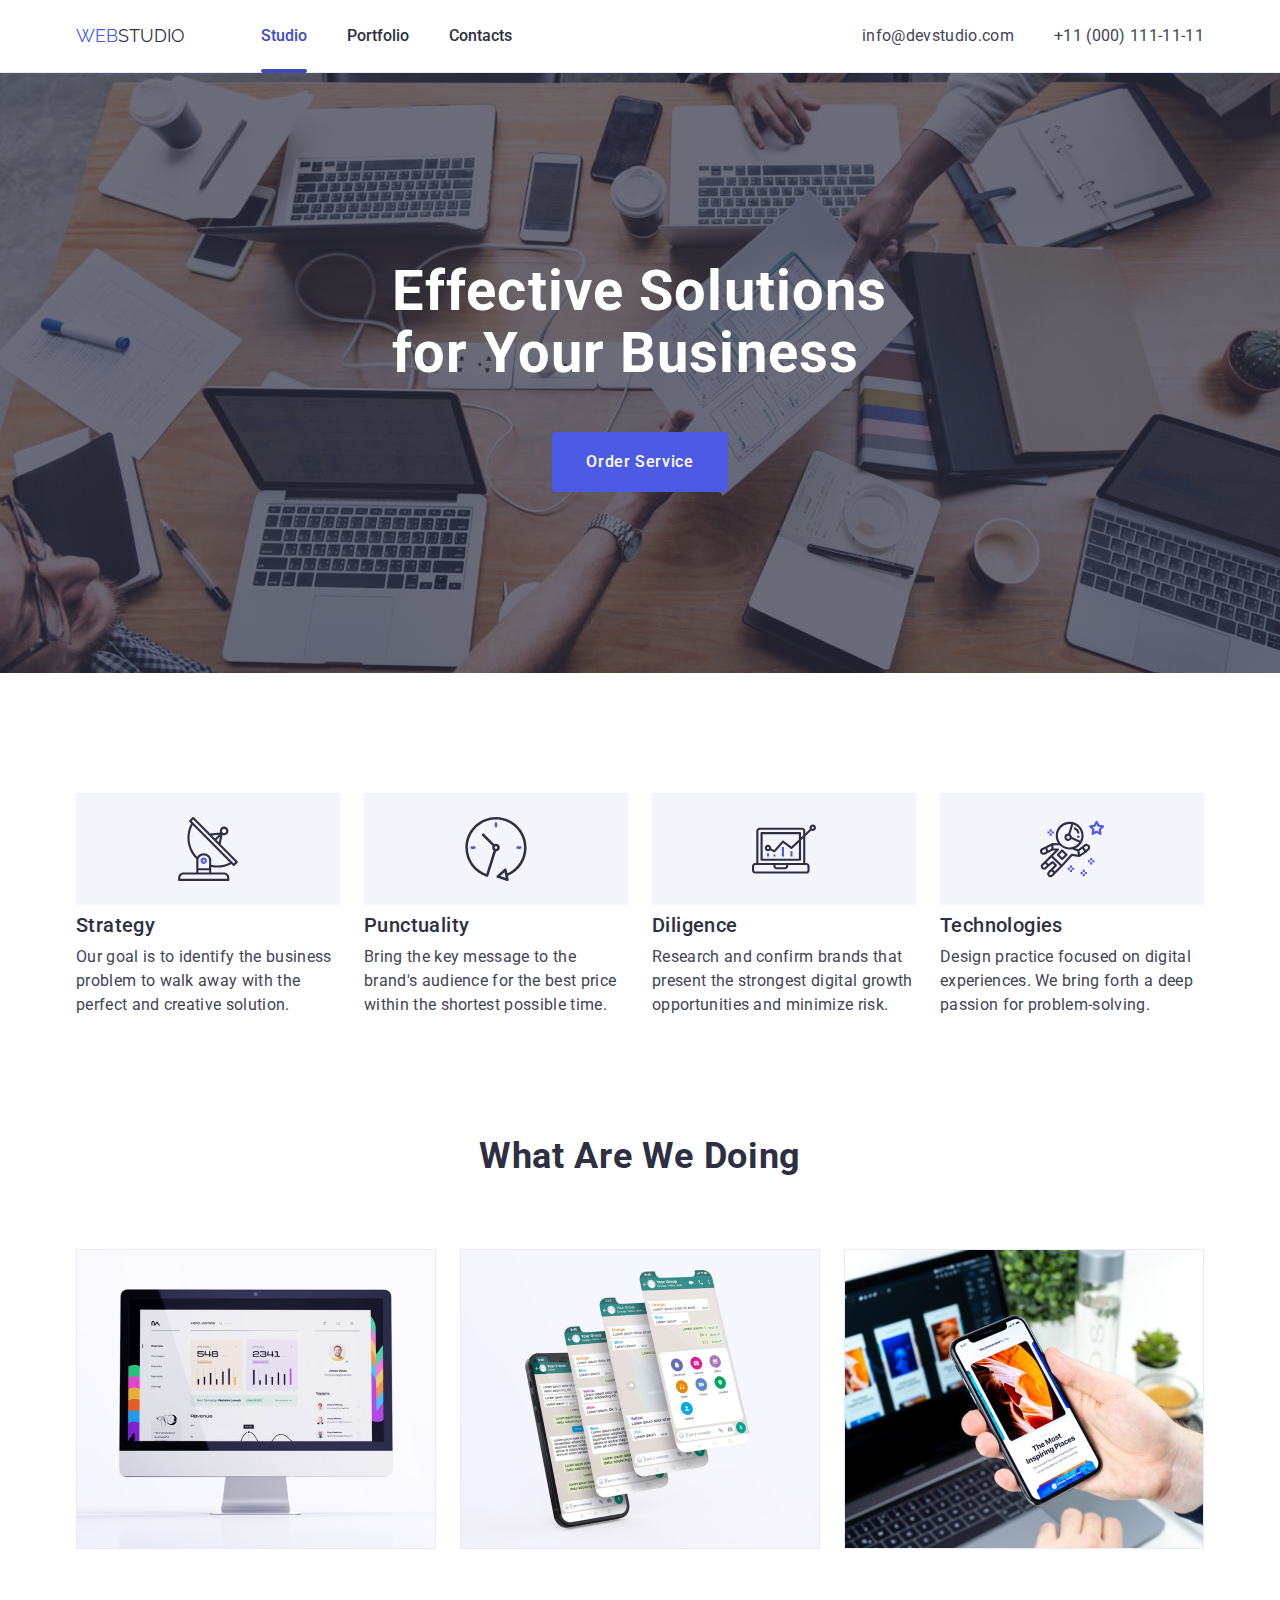
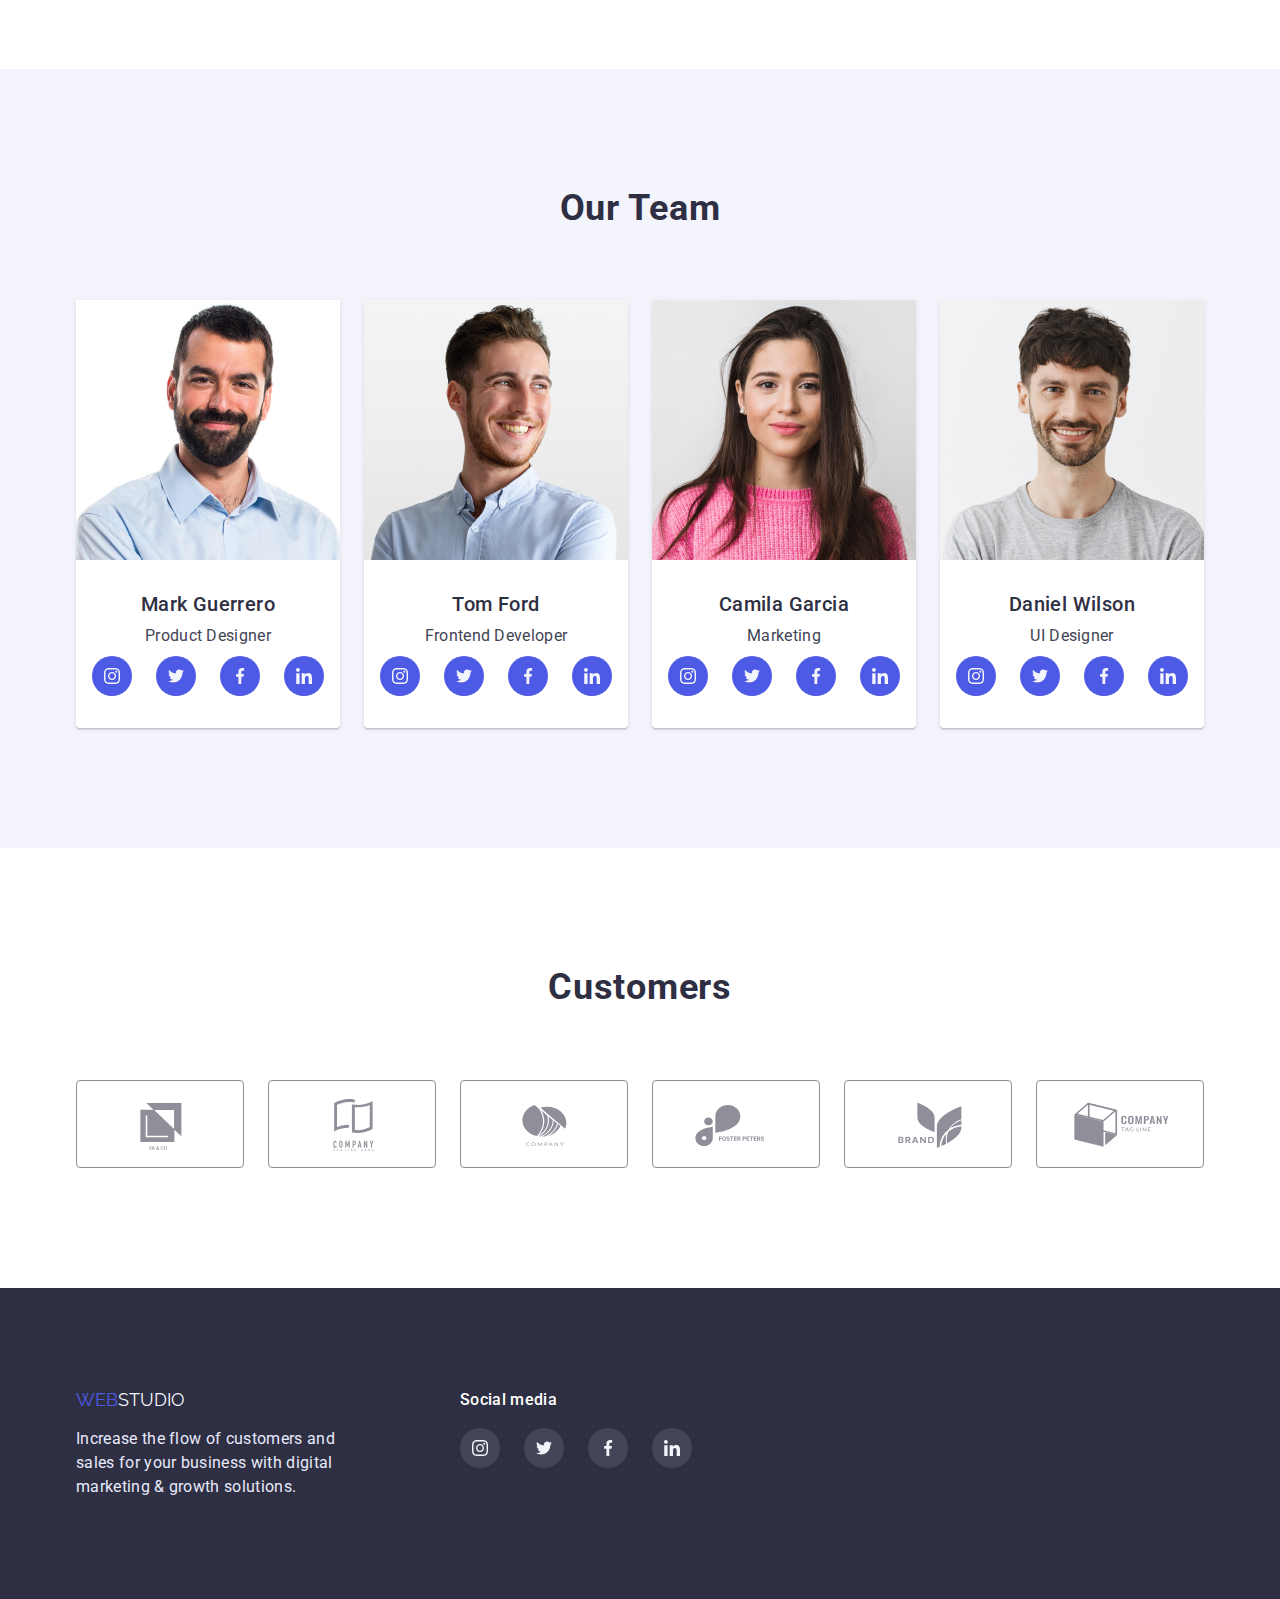
<file: index.html>
<!DOCTYPE html>
<html lang="en">
  <head>
    <meta charset="UTF-8" />
    <meta http-equiv="X-UA-Compatible" content="IE=edge" />
    <meta name="viewport" content="width=device-width, initial-scale=1.0" />
    <title>WebStudio</title>
    <link rel="preconnect" href="https://fonts.googleapis.com" />
    <link rel="preconnect" href="https://fonts.gstatic.com" crossorigin />
    <link
      href="https://fonts.googleapis.com/css2?family=Raleway:wght@800&family=Roboto:wght@400;500;700;900&display=swap"
      rel="stylesheet"
    />
    <link
      rel="stylesheet"
      href="https://cdnjs.cloudflare.com/ajax/libs/modern-normalize/1.1.0/modern-normalize.min.css"
    />
    <link rel="stylesheet" href="./css/styles.css" />
  </head>
  <body>
    <!-- Page heading -->
    <header class="page-header">
      <div class="header-container container">
        <nav class="nav-container">
          <!-- Navigation to other pages -->
          <a href="./index.html" class="logo"
            ><span class="logo-purple link">Web</span
            ><span class="logo-blue link">Studio</span></a
          >
          <ul class="site-nav">
            <li>
              <a href="./index.html" class="nav-link link current">Studio</a>
            </li>
            <li>
              <a href="./portfolio.html" class="nav-link link">Portfolio</a>
            </li>
            <li><a href="#" class="nav-link link">Contacts</a></li>
          </ul>
        </nav>
        <address class="address">
          <ul class="address-list">
            <li class="address-item">
              <a href="mailto:info@devstudio.com" class="contact link"
                >info@devstudio.com</a
              >
            </li>
            <li class="address-item">
              <a href="tel:+110001111111" class="contact link"
                >+11 (000) 111-11-11</a
              >
            </li>
          </ul>
        </address>
      </div>
    </header>
    <main>
      <!-- Hero section -->
      <section class="hero">
        <h1 class="hero-title">Effective Solutions for Your Business</h1>
        <button type="button" class="hero-btn" data-modal-open>
          Order Service
        </button>
      </section>
      <!-- Benefits section -->
      <section class="benefits-section section">
        <div class="container">
          <h2 class="visually-hidden">Why should you choose us</h2>
          <ul class="feature-list">
            <li class="feature-item">
              <div class="feature-icon">
                <svg class="feature" width="64px" height="64px">
                  <use href="./images/symbol-defs.svg#icon-antenna"></use>
                </svg>
              </div>
              <h3 class="title">Strategy</h3>
              <p class="text">
                Our goal is to identify the business problem to walk away with
                the perfect and creative solution.
              </p>
            </li>
            <li class="feature-item">
              <div class="feature-icon">
                <svg class="feature" width="64px" height="64px">
                  <use href="./images/symbol-defs.svg#icon-clock"></use>
                </svg>
              </div>
              <h3 class="title">Punctuality</h3>
              <p class="text">
                Bring the key message to the brand's audience for the best price
                within the shortest possible time.
              </p>
            </li>
            <li class="feature-item">
              <div class="feature-icon">
                <svg class="feature" width="64px" height="64px">
                  <use href="./images/symbol-defs.svg#icon-diagram"></use>
                </svg>
              </div>
              <h3 class="title">Diligence</h3>
              <p class="text">
                Research and confirm brands that present the strongest digital
                growth opportunities and minimize risk.
              </p>
            </li>
            <li class="feature-item">
              <div class="feature-icon">
                <svg class="feature" width="64px" height="64px">
                  <use href="./images/symbol-defs.svg#icon-astronaut"></use>
                </svg>
              </div>
              <h3 class="title">Technologies</h3>
              <p class="text">
                Design practice focused on digital experiences. We bring forth a
                deep passion for problem-solving.
              </p>
            </li>
          </ul>
        </div>
      </section>
      <!-- About section -->
      <section class="about-section section">
        <div class="container">
          <h2 class="section-title">What are we doing</h2>
          <ul class="about-list">
            <li class="about-item">
              <img
                src="./images/about/about_1.jpg"
                width="360"
                height="300"
                alt="Computer screens displaying account with different graphs and statistics"
              />
            </li>
            <li class="about-item">
              <img
                src="./images/about/about_2.jpg"
                width="360"
                height="300"
                alt="Mobile phone with the chat screens"
              />
            </li>
            <li class="about-item">
              <img
                src="./images/about/about_3.jpg"
                width="360"
                height="300"
                alt="Person holding the phone looking at the screen with the article recommendation"
              />
            </li>
          </ul>
        </div>
      </section>

      <!-- Team section -->

      <section class="team-section section">
        <div class="container">
          <h2 class="section-title team-title">Our Team</h2>
          <ul class="team-list list">
            <li class="list-item">
              <img
                src="./images/team/team_1.jpg"
                alt="Mark Guerrero"
                width="264"
                height="260"
              />
              <div class="team-card">
                <h3 class="team-item">Mark Guerrero</h3>
                <p class="item-description">Product Designer</p>
                <ul class="team-social-links list">
                  <li class="social-link">
                    <a href="#" class="team-social-icon">
                      <svg class="social-icon" width="16px" height="16px">
                        <use
                          href="./images/symbol-defs.svg#icon-instagram"
                        ></use>
                      </svg>
                    </a>
                  </li>
                  <li class="social-link">
                    <a href="#" class="team-social-icon">
                      <svg class="social-icon" width="16px" height="16px">
                        <use href="./images/symbol-defs.svg#icon-twitter"></use>
                      </svg>
                    </a>
                  </li>
                  <li class="social-link">
                    <a href="#" class="team-social-icon">
                      <svg class="social-icon" width="16px" height="16px">
                        <use
                          href="./images/symbol-defs.svg#icon-facebook"
                        ></use>
                      </svg>
                    </a>
                  </li>
                  <li class="social-link">
                    <a href="#" class="team-social-icon">
                      <svg class="social-icon" width="16px" height="16px">
                        <use
                          href="./images/symbol-defs.svg#icon-linkedin"
                        ></use>
                      </svg>
                    </a>
                  </li>
                </ul>
              </div>
            </li>
            <li class="list-item">
              <img
                src="./images/team/team_2.jpg"
                alt="Tom Ford"
                width="264"
                height="260"
              />
              <div class="team-card">
                <h3 class="team-item">Tom Ford</h3>
                <p class="item-description">Frontend Developer</p>
                <ul class="team-social-links list">
                  <li class="social-link">
                    <a href="#" class="team-social-icon">
                      <svg class="social-icon" width="16px" height="16px">
                        <use
                          href="./images/symbol-defs.svg#icon-instagram"
                        ></use>
                      </svg>
                    </a>
                  </li>
                  <li class="social-link">
                    <a href="#" class="team-social-icon">
                      <svg class="social-icon" width="16px" height="16px">
                        <use href="./images/symbol-defs.svg#icon-twitter"></use>
                      </svg>
                    </a>
                  </li>
                  <li class="social-link">
                    <a href="#" class="team-social-icon">
                      <svg class="social-icon" width="16px" height="16px">
                        <use
                          href="./images/symbol-defs.svg#icon-facebook"
                        ></use>
                      </svg>
                    </a>
                  </li>
                  <li class="social-link">
                    <a href="#" class="team-social-icon">
                      <svg class="social-icon" width="16px" height="16px">
                        <use
                          href="./images/symbol-defs.svg#icon-linkedin"
                        ></use>
                      </svg>
                    </a>
                  </li>
                </ul>
              </div>
            </li>
            <li class="list-item">
              <img
                src="./images/team/team_3.jpg"
                alt="Camila Garcia"
                width="264"
                height="260"
              />
              <div class="team-card">
                <h3 class="team-item">Camila Garcia</h3>
                <p class="item-description">Marketing</p>
                <ul class="team-social-links list">
                  <li class="social-link">
                    <a href="#" class="team-social-icon">
                      <svg class="social-icon" width="16px" height="16px">
                        <use
                          href="./images/symbol-defs.svg#icon-instagram"
                        ></use>
                      </svg>
                    </a>
                  </li>
                  <li class="social-link">
                    <a href="#" class="team-social-icon">
                      <svg class="social-icon" width="16px" height="16px">
                        <use href="./images/symbol-defs.svg#icon-twitter"></use>
                      </svg>
                    </a>
                  </li>
                  <li class="social-link">
                    <a href="#" class="team-social-icon">
                      <svg class="social-icon" width="16px" height="16px">
                        <use
                          href="./images/symbol-defs.svg#icon-facebook"
                        ></use>
                      </svg>
                    </a>
                  </li>
                  <li class="social-link">
                    <a href="#" class="team-social-icon">
                      <svg class="social-icon" width="16px" height="16px">
                        <use
                          href="./images/symbol-defs.svg#icon-linkedin"
                        ></use>
                      </svg>
                    </a>
                  </li>
                </ul>
              </div>
            </li>
            <li class="list-item">
              <img
                src="./images/team/team_4.jpg"
                alt="Daniel Wilson"
                width="264"
                height="260"
              />
              <div class="team-card">
                <h3 class="team-item">Daniel Wilson</h3>
                <p class="item-description">UI Designer</p>
                <ul class="team-social-links list">
                  <li class="social-link">
                    <a href="#" class="team-social-icon">
                      <svg class="social-icon" width="16px" height="16px">
                        <use
                          href="./images/symbol-defs.svg#icon-instagram"
                        ></use>
                      </svg>
                    </a>
                  </li>
                  <li class="social-link">
                    <a href="#" class="team-social-icon">
                      <svg class="social-icon" width="16px" height="16px">
                        <use href="./images/symbol-defs.svg#icon-twitter"></use>
                      </svg>
                    </a>
                  </li>
                  <li class="social-link">
                    <a href="#" class="team-social-icon">
                      <svg class="social-icon" width="16px" height="16px">
                        <use
                          href="./images/symbol-defs.svg#icon-facebook"
                        ></use>
                      </svg>
                    </a>
                  </li>
                  <li class="social-link">
                    <a href="#" class="team-social-icon">
                      <svg class="social-icon" width="16px" height="16px">
                        <use
                          href="./images/symbol-defs.svg#icon-linkedin"
                        ></use>
                      </svg>
                    </a>
                  </li>
                </ul>
              </div>
            </li>
          </ul>
        </div>
      </section>

      <!-- Customers section -->

      <section class="customers-section section">
        <div class="container">
          <h2 class="section-title">Customers</h2>
          <ul class="customers-list list">
            <li class="customers-item">
              <a href="#" class="customers-list-item">
                <svg class="customers-list-icon" width="104px" height="56px">
                  <use href="./images/symbol-defs.svg#icon-logo-1"></use>
                </svg>
              </a>
            </li>
            <li class="customers-item">
              <a href="#" class="customers-list-item">
                <svg class="customers-list-icon" width="104px" height="56px">
                  <use href="./images/symbol-defs.svg#icon-logo-2"></use>
                </svg>
              </a>
            </li>
            <li class="customers-item">
              <a href="#" class="customers-list-item">
                <svg class="customers-list-icon" width="104px" height="56px">
                  <use href="./images/symbol-defs.svg#icon-logo-3"></use>
                </svg>
              </a>
            </li>
            <li class="customers-item">
              <a href="#" class="customers-list-item">
                <svg class="customers-list-icon" width="104px" height="56px">
                  <use href="./images/symbol-defs.svg#icon-logo-4"></use>
                </svg>
              </a>
            </li>
            <li class="customers-item">
              <a href="#" class="customers-list-item">
                <svg class="customers-list-icon" width="104px" height="56px">
                  <use href="./images/symbol-defs.svg#icon-logo-5"></use>
                </svg>
              </a>
            </li>
            <li class="customers-item">
              <a href="#" class="customers-list-item">
                <svg class="customers-list-icon" width="104px" height="56px">
                  <use href="./images/symbol-defs.svg#icon-logo-6"></use>
                </svg>
              </a>
            </li>
          </ul>
        </div>
      </section>
    </main>

    <!-- Page ending -->

    <footer class="footer">
      <div class="footer-container container">
        <div>
          <a href="./index.html" class="logo"
            ><span class="logo-purple">Web</span
            ><span class="logo-white">Studio</span></a
          >
          <p class="footer-text">
            Increase the flow of customers and sales for your business with
            digital marketing & growth solutions.
          </p>
        </div>
        <div class="footer-social">
          <b class="footer-header">Social media</b>
          <ul class="footer-list list">
            <li class="footer-social-links">
              <a href="#" class="footer-social-item">
                <svg class="footer-social-icon" width="16px" height="16px">
                  <use href="./images/symbol-defs.svg#icon-instagram"></use>
                </svg>
              </a>
            </li>
            <li class="footer-social-links">
              <a href="#" class="footer-social-item">
                <svg class="footer-social-icon" width="16px" height="16px">
                  <use href="./images/symbol-defs.svg#icon-twitter"></use>
                </svg>
              </a>
            </li>
            <li class="footer-social-links">
              <a href="#" class="footer-social-item">
                <svg class="footer-social-icon" width="16px" height="16px">
                  <use href="./images/symbol-defs.svg#icon-facebook"></use>
                </svg>
              </a>
            </li>
            <li class="footer-social-links">
              <a href="#" class="footer-social-item">
                <svg class="footer-social-icon" width="16px" height="16px">
                  <use href="./images/symbol-defs.svg#icon-linkedin"></use>
                </svg>
              </a>
            </li>
          </ul>
        </div>
      </div>
    </footer>
    <div class="backdrop is-hidden" data-modal>
      <div class="modal">
        <button type="button" class="close-btn" data-modal-close>
          <svg width="8" height="8" class="modal-close">
            <use href="./images/symbol-defs.svg#icon-close"></use>
          </svg>
        </button>
      </div>
    </div>
    <script src="./js/modal.js"></script>
  </body>
</html>
</file>
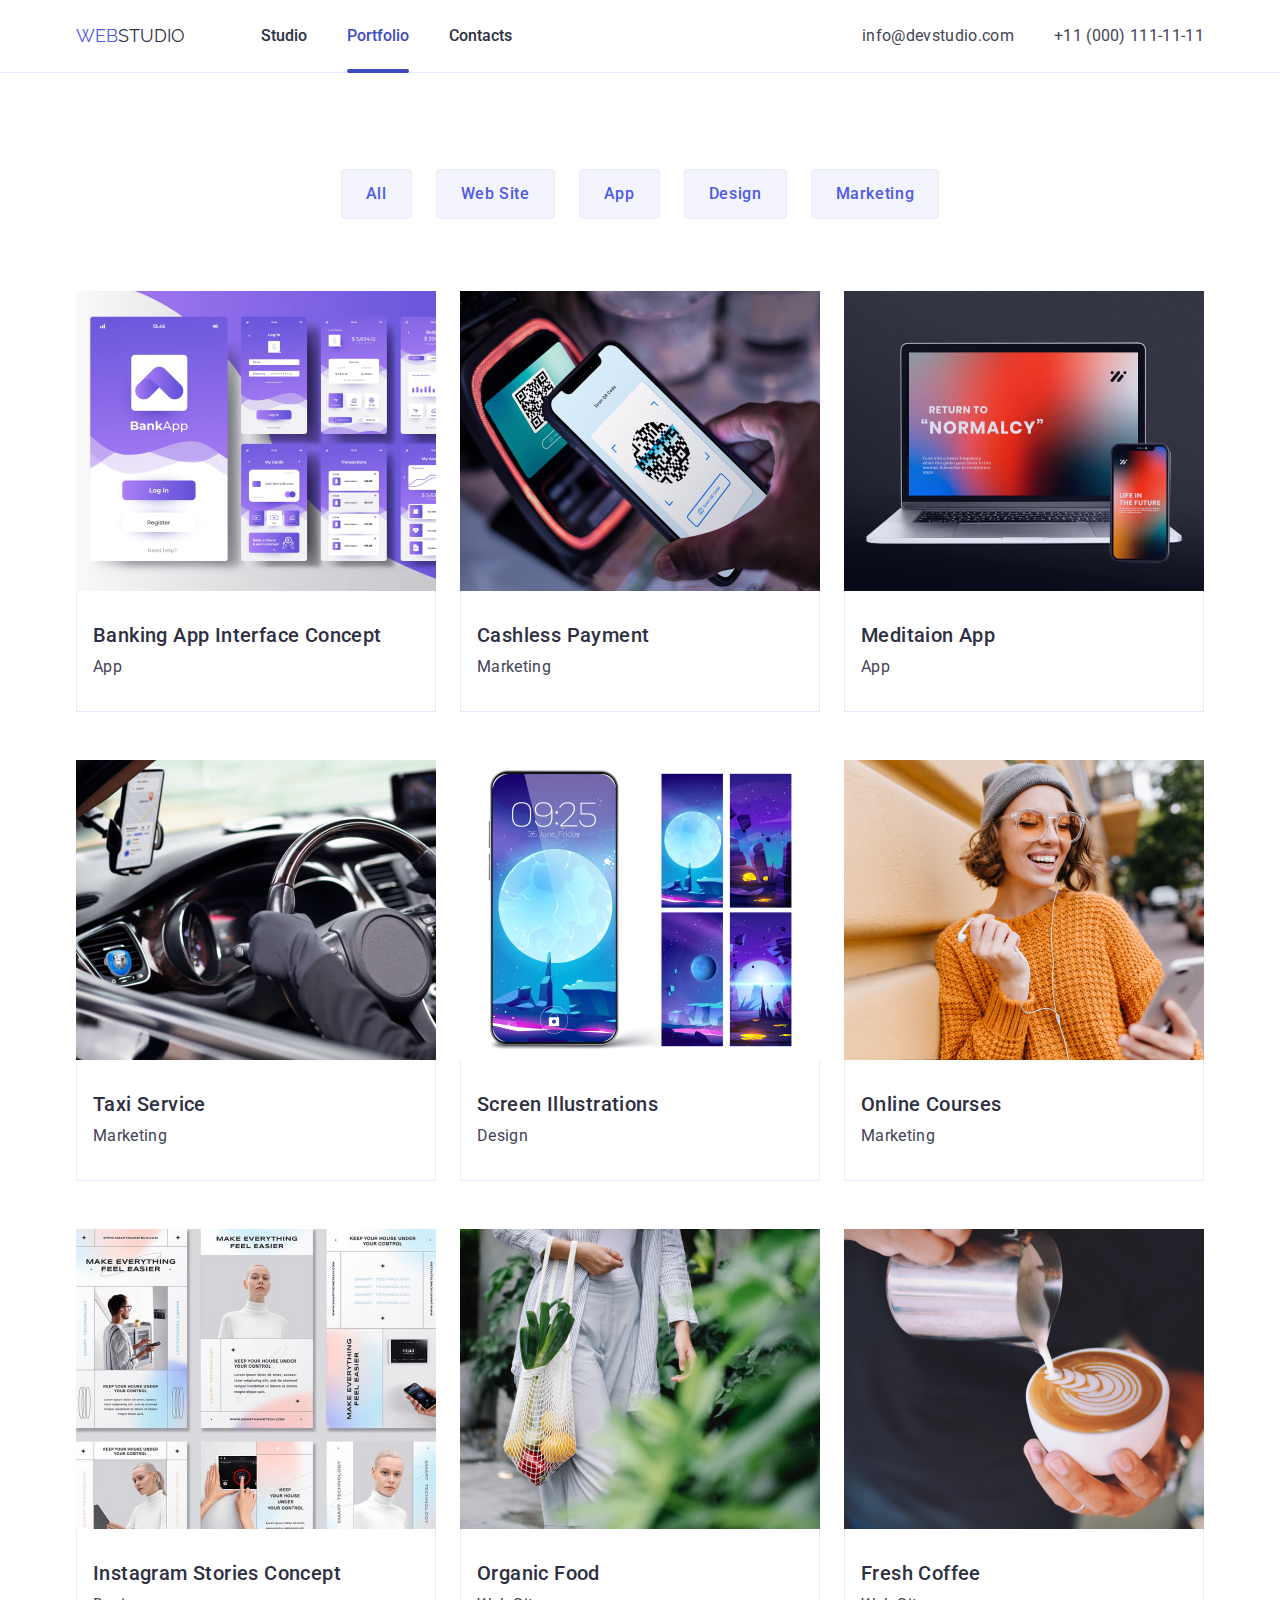
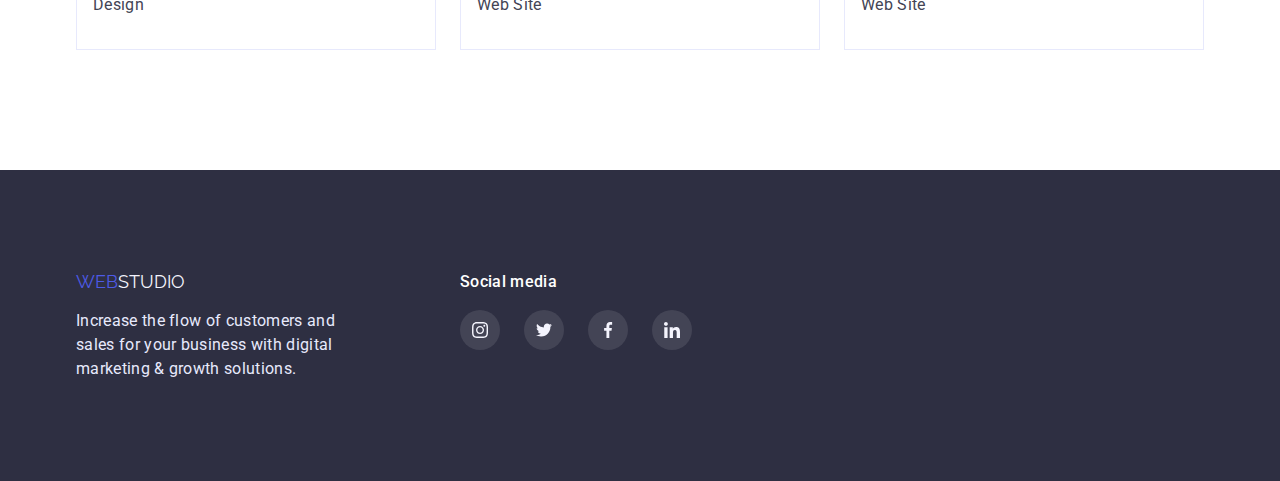
<file: portfolio.html>
<!DOCTYPE html>
<html lang="en">
  <head>
    <meta charset="UTF-8" />
    <meta http-equiv="X-UA-Compatible" content="IE=edge" />
    <meta name="viewport" content="width=device-width, initial-scale=1.0" />
    <title>WebStudio</title>
    <link rel="preconnect" href="https://fonts.googleapis.com" />
    <link rel="preconnect" href="https://fonts.gstatic.com" crossorigin />
    <link
      href="https://fonts.googleapis.com/css2?family=Raleway:wght@800&family=Roboto:wght@400;500;700;900&display=swap"
      rel="stylesheet"
    />
    <link
      rel="stylesheet"
      href="https://cdnjs.cloudflare.com/ajax/libs/modern-normalize/1.1.0/modern-normalize.min.css"
    />
    <link rel="stylesheet" href="./css/styles.css" />
  </head>
  <body>
    <header class="page-header">
      <div class="header-container container">
        <nav class="nav-container">
          <!-- Navigation to other pages -->
          <a href="./index.html" class="logo"
            ><span class="logo-purple link">Web</span
            ><span class="logo-blue link">Studio</span></a
          >
          <ul class="site-nav">
            <li><a href="./index.html" class="nav-link link">Studio</a></li>
            <li>
              <a href="./portfolio.html" class="nav-link link current"
                >Portfolio</a
              >
            </li>
            <li><a href="#" class="nav-link link">Contacts</a></li>
          </ul>
        </nav>
        <address class="address">
          <ul class="address-list">
            <li class="address-item">
              <a href="mailto:info@devstudio.com" class="contact link"
                >info@devstudio.com</a
              >
            </li>
            <li class="address-item">
              <a href="tel:+110001111111" class="contact link"
                >+11 (000) 111-11-11</a
              >
            </li>
          </ul>
        </address>
      </div>
    </header>
    <main>
      <!-- Main info -->
      <section class="portfolio-section section">
        <div class="container">
          <h1 class="visually-hidden">Work examples</h1>
          <ul class="portfolio-list">
            <li><button type="button" class="portfolio-btn">All</button></li>
            <li>
              <button type="button" class="portfolio-btn">Web Site</button>
            </li>
            <li><button type="button" class="portfolio-btn">App</button></li>
            <li><button type="button" class="portfolio-btn">Design</button></li>
            <li>
              <button type="button" class="portfolio-btn">Marketing</button>
            </li>
          </ul>
          <ul class="work-examples">
            <li class="portfolio-item">
              <a href="#" class="example"
                ><div class="portfolio-overlay">
                  <img
                    src="./images/work_examples/example_1.jpg"
                    alt="Screenshots of the banking app"
                    width="360"
                    height="300"
                  />
                  <div class="overlay">
                    <p class="overlay-text">
                      14 Stylish and User-Friendly App Design Concepts · Task
                      Manager App · Calorie Tracker App · Exotic Fruit Ecommerce
                      App · Cloud Storage App
                    </p>
                  </div>
                </div>
                <div class="portfolio-card">
                  <h2 class="portfolio-title">Banking App Interface Concept</h2>
                  <p class="portfolio-text">App</p>
                </div>
              </a>
            </li>
            <li class="portfolio-item">
              <a href="#" class="example"
                ><div class="portfolio-overlay">
                  <img
                    src="./images/work_examples/example_2.jpg"
                    alt="Screenshots of the banking app"
                    width="360"
                    height="300"
                  />
                  <div class="overlay">
                    <p class="overlay-text">
                      14 Stylish and User-Friendly App Design Concepts · Task
                      Manager App · Calorie Tracker App · Exotic Fruit Ecommerce
                      App · Cloud Storage App
                    </p>
                  </div>
                </div>
                <div class="portfolio-card">
                  <h2 class="portfolio-title">Cashless Payment</h2>
                  <p class="portfolio-text">Marketing</p>
                </div>
              </a>
            </li>
            <li class="portfolio-item">
              <a href="#" class="example"
                ><div class="portfolio-overlay">
                  <img
                    src="./images/work_examples/example_3.jpg"
                    alt="Screenshots of the banking app"
                    width="360"
                    height="300"
                  />
                  <div class="overlay">
                    <p class="overlay-text">
                      14 Stylish and User-Friendly App Design Concepts · Task
                      Manager App · Calorie Tracker App · Exotic Fruit Ecommerce
                      App · Cloud Storage App
                    </p>
                  </div>
                </div>
                <div class="portfolio-card">
                  <h2 class="portfolio-title">Meditaion App</h2>
                  <p class="portfolio-text">App</p>
                </div>
              </a>
            </li>
            <li class="portfolio-item">
              <a href="#" class="example"
                ><div class="portfolio-overlay">
                  <img
                    src="./images/work_examples/example_4.jpg"
                    alt="Screenshots of the banking app"
                    width="360"
                    height="300"
                  />
                  <div class="overlay">
                    <p class="overlay-text">
                      14 Stylish and User-Friendly App Design Concepts · Task
                      Manager App · Calorie Tracker App · Exotic Fruit Ecommerce
                      App · Cloud Storage App
                    </p>
                  </div>
                </div>
                <div class="portfolio-card">
                  <h2 class="portfolio-title">Taxi Service</h2>
                  <p class="portfolio-text">Marketing</p>
                </div>
              </a>
            </li>
            <li class="portfolio-item">
              <a href="#" class="example"
                ><div class="portfolio-overlay">
                  <img
                    src="./images/work_examples/example_5.jpg"
                    alt="Screenshots of the banking app"
                    width="360"
                    height="300"
                  />
                  <div class="overlay">
                    <p class="overlay-text">
                      14 Stylish and User-Friendly App Design Concepts · Task
                      Manager App · Calorie Tracker App · Exotic Fruit Ecommerce
                      App · Cloud Storage App
                    </p>
                  </div>
                </div>
                <div class="portfolio-card">
                  <h2 class="portfolio-title">Screen Illustrations</h2>
                  <p class="portfolio-text">Design</p>
                </div>
              </a>
            </li>
            <li class="portfolio-item">
              <a href="#" class="example"
                ><div class="portfolio-overlay">
                  <img
                    src="./images/work_examples/example_6.jpg"
                    alt="Screenshots of the banking app"
                    width="360"
                    height="300"
                  />
                  <div class="overlay">
                    <p class="overlay-text">
                      14 Stylish and User-Friendly App Design Concepts · Task
                      Manager App · Calorie Tracker App · Exotic Fruit Ecommerce
                      App · Cloud Storage App
                    </p>
                  </div>
                </div>
                <div class="portfolio-card">
                  <h2 class="portfolio-title">Online Courses</h2>
                  <p class="portfolio-text">Marketing</p>
                </div>
              </a>
            </li>
            <li class="portfolio-item">
              <a href="#" class="example"
                ><div class="portfolio-overlay">
                  <img
                    src="./images/work_examples/example_7.jpg"
                    alt="Screenshots of the banking app"
                    width="360"
                    height="300"
                  />
                  <div class="overlay">
                    <p class="overlay-text">
                      14 Stylish and User-Friendly App Design Concepts · Task
                      Manager App · Calorie Tracker App · Exotic Fruit Ecommerce
                      App · Cloud Storage App
                    </p>
                  </div>
                </div>
                <div class="portfolio-card">
                  <h2 class="portfolio-title">Instagram Stories Concept</h2>
                  <p class="portfolio-text">Design</p>
                </div>
              </a>
            </li>
            <li class="portfolio-item">
              <a href="#" class="example"
                ><div class="portfolio-overlay">
                  <img
                    src="./images/work_examples/example_8.jpg"
                    alt="Screenshots of the banking app"
                    width="360"
                    height="300"
                  />
                  <div class="overlay">
                    <p class="overlay-text">
                      14 Stylish and User-Friendly App Design Concepts · Task
                      Manager App · Calorie Tracker App · Exotic Fruit Ecommerce
                      App · Cloud Storage App
                    </p>
                  </div>
                </div>
                <div class="portfolio-card">
                  <h2 class="portfolio-title">Organic Food</h2>
                  <p class="portfolio-text">Web Site</p>
                </div>
              </a>
            </li>
            <li class="portfolio-item">
              <a href="#" class="example"
                ><div class="portfolio-overlay">
                  <img
                    src="./images/work_examples/example_9.jpg"
                    alt="Screenshots of the banking app"
                    width="360"
                    height="300"
                  />
                  <div class="overlay">
                    <p class="overlay-text">
                      14 Stylish and User-Friendly App Design Concepts · Task
                      Manager App · Calorie Tracker App · Exotic Fruit Ecommerce
                      App · Cloud Storage App
                    </p>
                  </div>
                </div>
                <div class="portfolio-card">
                  <h2 class="portfolio-title">Fresh Coffee</h2>
                  <p class="portfolio-text">Web Site</p>
                </div>
              </a>
            </li>
          </ul>
        </div>
      </section>
    </main>

    <!-- Page ending -->

    <footer class="footer">
      <div class="footer-container container">
        <div>
          <a href="./index.html" class="logo"
            ><span class="logo-purple">Web</span
            ><span class="logo-white">Studio</span></a
          >
          <p class="footer-text">
            Increase the flow of customers and sales for your business with
            digital marketing & growth solutions.
          </p>
        </div>
        <div class="footer-social">
          <b class="footer-header">Social media</b>
          <ul class="footer-list list">
            <li class="footer-social-links">
              <a href="#" class="footer-social-item">
                <svg class="footer-social-icon" width="16px" height="16px">
                  <use href="./images/symbol-defs.svg#icon-instagram"></use>
                </svg>
              </a>
            </li>
            <li class="footer-social-links">
              <a href="#" class="footer-social-item">
                <svg class="footer-social-icon" width="16px" height="16px">
                  <use href="./images/symbol-defs.svg#icon-twitter"></use>
                </svg>
              </a>
            </li>
            <li class="footer-social-links">
              <a href="#" class="footer-social-item">
                <svg class="footer-social-icon" width="16px" height="16px">
                  <use href="./images/symbol-defs.svg#icon-facebook"></use>
                </svg>
              </a>
            </li>
            <li class="footer-social-links">
              <a href="#" class="footer-social-item">
                <svg class="footer-social-icon" width="16px" height="16px">
                  <use href="./images/symbol-defs.svg#icon-linkedin"></use>
                </svg>
              </a>
            </li>
          </ul>
        </div>
      </div>
    </footer>
    <script src="./js/modal.js"></script>
  </body>
</html>
</file>
<file: css/styles.css>
:root {
  --primary-text-color: #434455;
  --secondary-text-color: #2e2f42;
  --accent: #4d5ae5;
  --primary-background-color: #ffffff;
  --secondary-background-color: #2e2f42;
  --transition-duration: 250ms;
  --transition-timing-function: cubic-bezier(0.4, 0, 0.2, 1);
}

body {
  background-color: var(--primary-background-color);
  color: var(--primary-text-color);
  font-family: "Roboto", sans-serif;
}

h1,
h2,
h3,
p {
  margin: 0;
}

ul {
  margin: 0;
  padding: 0;
}

img {
  display: block;
}

.container {
  width: 1158px;
  margin: 0 auto;
  padding-left: 15px;
  padding-right: 15px;
}

.section {
  padding-top: 120px;
  padding-bottom: 120px;
}

.header-container {
  display: flex;
  justify-content: space-between;
}

.page-header {
  padding-top: 24px;
  border-bottom: 1px solid #e7e9fc;
}

.nav-container {
  display: flex;
}

.link {
  text-decoration: none;
}

.list {
  list-style: none;
}

.logo {
  margin-right: 76px;
  text-transform: uppercase;
  font-family: "Raleway";
  font-size: 18px;
  line-height: 1.3;
  text-decoration: none;
}

.logo-purple {
  color: var(--accent);
}

.logo-blue {
  color: var(--secondary-text-color);
}

.logo-white {
  color: #f4f4fd;
}

/* site nav */

.site-nav {
  display: flex;
  list-style: none;
  gap: 40px;
}

.site-nav .link {
  color: var(--secondary-text-color);
  text-decoration: none;
  font-weight: 500;
  font-size: 16px;
  line-height: 1.5;

  transition: color var(--transition-duration) var(--transition-timing-function);
}

.site-nav .link:hover,
.site-nav .link:focus {
  color: #404bbf;
}

.site-nav .current {
  color: #404bbf;
}

.current::after {
  content: "";
  display: block;
  position: absolute;
  width: 100%;
  height: 4px;
  margin-top: 20px;
  background: #404bbf;
  border-radius: 2px;
  bottom: -1px;
  left: 0;
}

.nav-link {
  padding-top: 24px 0;
}

.nav-link::after {
  position: relative;
}

.address {
  font-size: 16px;
  line-height: 1.5;
  font-style: normal;
  color: var(--primary-text-color);
}

.address-list {
  display: flex;
  list-style: none;
  gap: 40px;
}

.contact {
  padding: 20px 0;
  font-size: 16px;
  line-height: 1.5;
  letter-spacing: 0.02em;
  color: var(--primary-text-color);

  transition: color var(--transition-duration) var(--transition-timing-function);
}

.address-list .link:hover,
.address-list .link:focus {
  color: #404bbf;
}

/* Hero section */

.hero {
  display: flex;
  align-items: center;
  flex-direction: column;
  max-width: 1440px;
  height: 600px;
  padding: 188px;
  margin-left: auto;
  margin-right: auto;
  background-color: var(--secondary-background-color);
  background-image: linear-gradient(
      rgba(46, 47, 66, 0.7),
      rgba(46, 47, 66, 0.7)
    ),
    url("../images/header-img.jpg");
  background-repeat: no-repeat;
}

.hero-title {
  max-width: 496px;
  margin-bottom: 48px;
  color: #ffffff;
  font-weight: 700;
  font-size: 56px;
  line-height: 1.1;
  letter-spacing: 0.02em;
}

.hero-btn {
  padding: 16px 32px;
  border-radius: 4px;
  border-color: transparent;
  font-family: inherit;
  font-weight: 500;
  font-size: 16px;
  line-height: 1.5;
  letter-spacing: 0.04em;
  color: #ffffff;
  background: var(--accent);
  cursor: pointer;

  transition: background var(--transition-duration)
    var(--transition-timing-function);
}

.hero-btn:hover,
.hero-btn:focus {
  background: #404bbf;
}

.visually-hidden {
  position: absolute;
  width: 1px;
  height: 1px;
  margin: -1px;
  border: 0;
  padding: 0;
  white-space: nowrap;
  clip-path: inset(100%);
  clip: rect(0 0 0 0);
  overflow: hidden;
}

/* Feature section */

.feature-list {
  display: flex;
  list-style: none;
  column-gap: 24px;
}

.feature-item {
  flex-basis: calc((100% - 72px) / 4);
}

.feature-icon {
  display: flex;
  flex-direction: column;
  justify-content: center;
  align-items: center;
  width: 100%;
  height: 112px;
  background-color: #f4f4fd;
}

.title {
  margin-top: 8px;
  margin-bottom: 8px;
  color: var(--secondary-text-color);
  font-weight: 500;
  font-size: 20px;
  line-height: 1.2;
  letter-spacing: 0.02em;
  list-style: none;
}

.text {
  font-size: 16px;
  line-height: 1.5;
  letter-spacing: 0.02em;
  color: var(--primary-text-color);
}

/* About section */

.about-section {
  padding-top: 0;
}

.section-title {
  text-align: center;
  margin-bottom: 72px;
  font-weight: 700;
  font-size: 36px;
  line-height: 1.1;
  letter-spacing: 0.02em;
  text-transform: capitalize;
  color: var(--secondary-text-color);
}

.about-list {
  display: flex;
  column-gap: 24px;
  list-style: none;
}

.about-item {
  flex-basis: calc((100% - 48px) / 3);
}

/* Team section */

.team-section {
  padding: 120px 0;
  background: #f4f4fd;
}

.team-list {
  display: flex;
  column-gap: 24px;
  list-style: none;
}

.list-item {
  flex-basis: calc((100% - 72px) / 4);

  box-shadow: 0px 1px 6px rgba(46, 47, 66, 0.08),
    0px 1px 1px rgba(46, 47, 66, 0.16), 0px 2px 1px rgba(46, 47, 66, 0.08);
  border-radius: 0 0 4px 4px;
  background-color: #ffffff;
}

.team-card {
  padding: 32px 0;
  text-align: center;
}

.team-item {
  margin-bottom: 8px;
  font-weight: 500;
  font-size: 20px;
  line-height: 1.2;
  letter-spacing: 0.02em;
  color: var(--secondary-text-color);
}

.item-description {
  margin-bottom: 8px;
  font-size: 16px;
  line-height: 1.5;
  letter-spacing: 0.02em;
  color: var(--primary-text-color);
}

.team-social-links {
  display: flex;
  justify-content: center;
  gap: 24px;
}

.social-link {
  width: 40px;
  height: 40px;
}

.team-social-icon {
  display: flex;
  justify-content: center;
  align-items: center;
  width: 100%;
  height: 100%;
  border-radius: 50%;
  background-color: var(--accent);

  transition: background-color var(--transition-duration)
    var(--transition-timing-function);
}

.team-social-icon:hover,
.team-social-icon:focus {
  background-color: #404bbf;
}

/* Customers section */

.customers-list {
  display: flex;
  gap: 24px;
}

.customers-item {
  flex-basis: calc((100% - 120px) / 6);
  width: 168px;
  height: 88px;
}

.customers-list-item {
  display: flex;
  justify-content: center;
  align-items: center;
  width: 100%;
  height: 100%;
  border: 1px solid #8e8f99;
  border-radius: 4px;
  cursor: pointer;

  transition: border var(--transition-duration)
    var(--transition-timing-function);
}

.customers-list-item:is(:hover, :focus) {
  border: 1px solid #404bbf;
  color: #404bbf;
}

.customers-list-icon {
  fill: #8e8f99;

  transition: fill var(--transition-duration) var(--transition-timing-function);
}

.customers-list-item:is(:hover, :focus) .customers-list-icon {
  fill: currentColor;
}

/* Portfolio */

.portfolio-section {
  padding: 96px 0 120px;
}

.portfolio-list {
  display: flex;
  justify-content: center;
  margin-bottom: 72px;
  column-gap: 24px;
  list-style: none;
}

.portfolio-btn {
  flex-basis: calc((100% - 96px) / 5);
  padding: 12px 24px;
  border: 1px solid #e7e9fc;
  border-radius: 4px;
  font-family: inherit;
  font-weight: 500;
  font-size: 16px;
  line-height: 1.5;
  letter-spacing: 0.04em;
  color: var(--accent);
  background: #f4f4fd;
  cursor: pointer;

  box-shadow: 0;

  transition: border var(--transition-duration)
      var(--transition-timing-function),
    background var(--transition-duration) var(--transition-timing-function),
    box-shadow var(--transition-duration) var(--transition-timing-function);
}

.portfolio-btn:is(:hover, :focus) {
  background: #404bbf;
  color: #ffffff;
  border: transparent;
  box-shadow: 0px 3px 1px rgba(0, 0, 0, 0.1), 0px 2px 1px rgba(0, 0, 0, 0.08),
    0px 2px 2px rgba(0, 0, 0, 0.12);
}

.work-examples {
  display: flex;
  flex-wrap: wrap;
  list-style: none;
  column-gap: 24px;
  row-gap: 48px;
}

.portfolio-item {
  max-width: 360px;
  flex-basis: calc((100% - 48px) / 3);
  background: #ffffff;
}

.example {
  display: block;
  text-decoration: none;
  box-shadow: 0;

  transition: box-shadow var(--transition-duration)
    var(--transition-timing-function);
}

.example:is(:hover, :focus) {
  box-shadow: 0px 1px 6px rgba(46, 47, 66, 0.08),
    0px 1px 1px rgba(46, 47, 66, 0.16), 0px 2px 1px rgba(46, 47, 66, 0.08);
}

.portfolio-card {
  padding: 32px 0 32px 16px;
  border-left: 1px solid #e7e9fc;
  border-right: 1px solid #e7e9fc;
  border-bottom: 1px solid #e7e9fc;
}

.portfolio-title {
  margin-bottom: 8px;
  font-weight: 500;
  font-size: 20px;
  line-height: 1.2;
  letter-spacing: 0.02em;
  color: var(--secondary-text-color);
}

.portfolio-text {
  font-size: 16px;
  line-height: 1.5;
  letter-spacing: 0.02em;
  color: var(--primary-text-color);
}

/* Overlay */

.portfolio-overlay {
  position: relative;
  margin-left: auto;
  margin-right: auto;
  background-color: var(--accent);

  overflow: hidden;
}

.portfolio-item:is(:hover, :focus) .overlay {
  transform: translatey(-100%);
  transition: transform var(--transition-duration)
    var(--transition-timing-function);
}

.overlay {
  position: absolute;
  width: 100%;
  height: 100%;
}

.overlay {
  transform: translatey(0);
  background-color: var(--accent);
}

.overlay-text {
  margin: 40px 32px 0 32px;
  font-size: 16px;
  line-height: 1.5;
  letter-spacing: 0.02em;
  color: #f4f4fd;
}

/* Footer */

.footer {
  padding: 100px 0;
  background: var(--secondary-background-color);
}

.footer-container {
  display: flex;
  gap: 120px;
}

.footer-text {
  margin-top: 16px;
  max-width: 264px;
  font-size: 16px;
  line-height: 1.5;
  letter-spacing: 0.02em;
  color: #e7e9fc;
}

.footer-social {
  display: flex;
  flex-direction: column;
}

.footer-header {
  margin-bottom: 16px;
  color: #ffffff;
  font-weight: 500;
  font-size: 16px;
  line-height: 1.5;
  letter-spacing: 0.02em;
}

.footer-list {
  display: flex;
  justify-content: center;
  gap: 24px;
}

.footer-social-links {
  width: 40px;
  height: 40px;
  border-radius: 50%;
  background-color: rgba(255, 255, 255, 0.1);

  transition: background-color var(--transition-duration)
    var(--transition-timing-function);
}

.footer-social-item {
  display: flex;
  justify-content: center;
  align-items: center;
  width: 100%;
  height: 100%;
  border-radius: 50%;
}

.footer-social-links:hover,
.footer-social-links:focus {
  background-color: #31d0aa;
}

/* Modal */

.backdrop {
  position: fixed;
  top: 0;
  left: 0;
  width: 100%;
  height: 100%;
  background-color: rgba(46, 47, 66, 0.4);
  opacity: 1;
  transition: opacity var(--transition-duration)
    var(--transition-timing-function);
}

.backdrop.is-hidden {
  opacity: 0;
  visibility: hidden;
  pointer-events: none;
}

.backdrop.is-hidden .modal {
  transform: translate(-50%, -50%) scale(0.9);
}

.modal {
  position: relative;
  top: 50%;
  left: 50%;
  width: 408px;
  height: 576px;

  background-color: #fcfcfc;
  box-shadow: 0px 1px 1px rgba(0, 0, 0, 0.14), 0px 1px 3px rgba(0, 0, 0, 0.12),
    0px 2px 1px rgba(0, 0, 0, 0.2);
  border-radius: 4px;

  transform: translate(-50%, -50%) scale(1);
  transition: scale var(--transition-duration) var(--transition-timing-function),
    scale var(--transition-duration) var(--transition-timing-function);
}

.close-btn {
  position: absolute;
  display: flex;
  justify-content: center;
  align-items: center;
  top: 24px;
  right: 24px;

  height: 24px;
  width: 24px;
  padding: 0;

  background: #e7e9fc;
  border: 1px solid rgba(0, 0, 0, 0.1);
  border-radius: 50%;
  cursor: pointer;

  transition: background var(--transition-duration)
    var(--transition-timing-function);
}

.close-btn:is(:hover, :focus) {
  background: #404bbf;
  color: #2e2f42;
  border: transparent;
}

.modal-close {
  fill: currentColor;
  transition: fill var(--transition-duration) var(--transition-timing-function);
}

.close-btn:is(:hover, :focus) .modal-close {
  fill: #ffffff;
}
</file>
